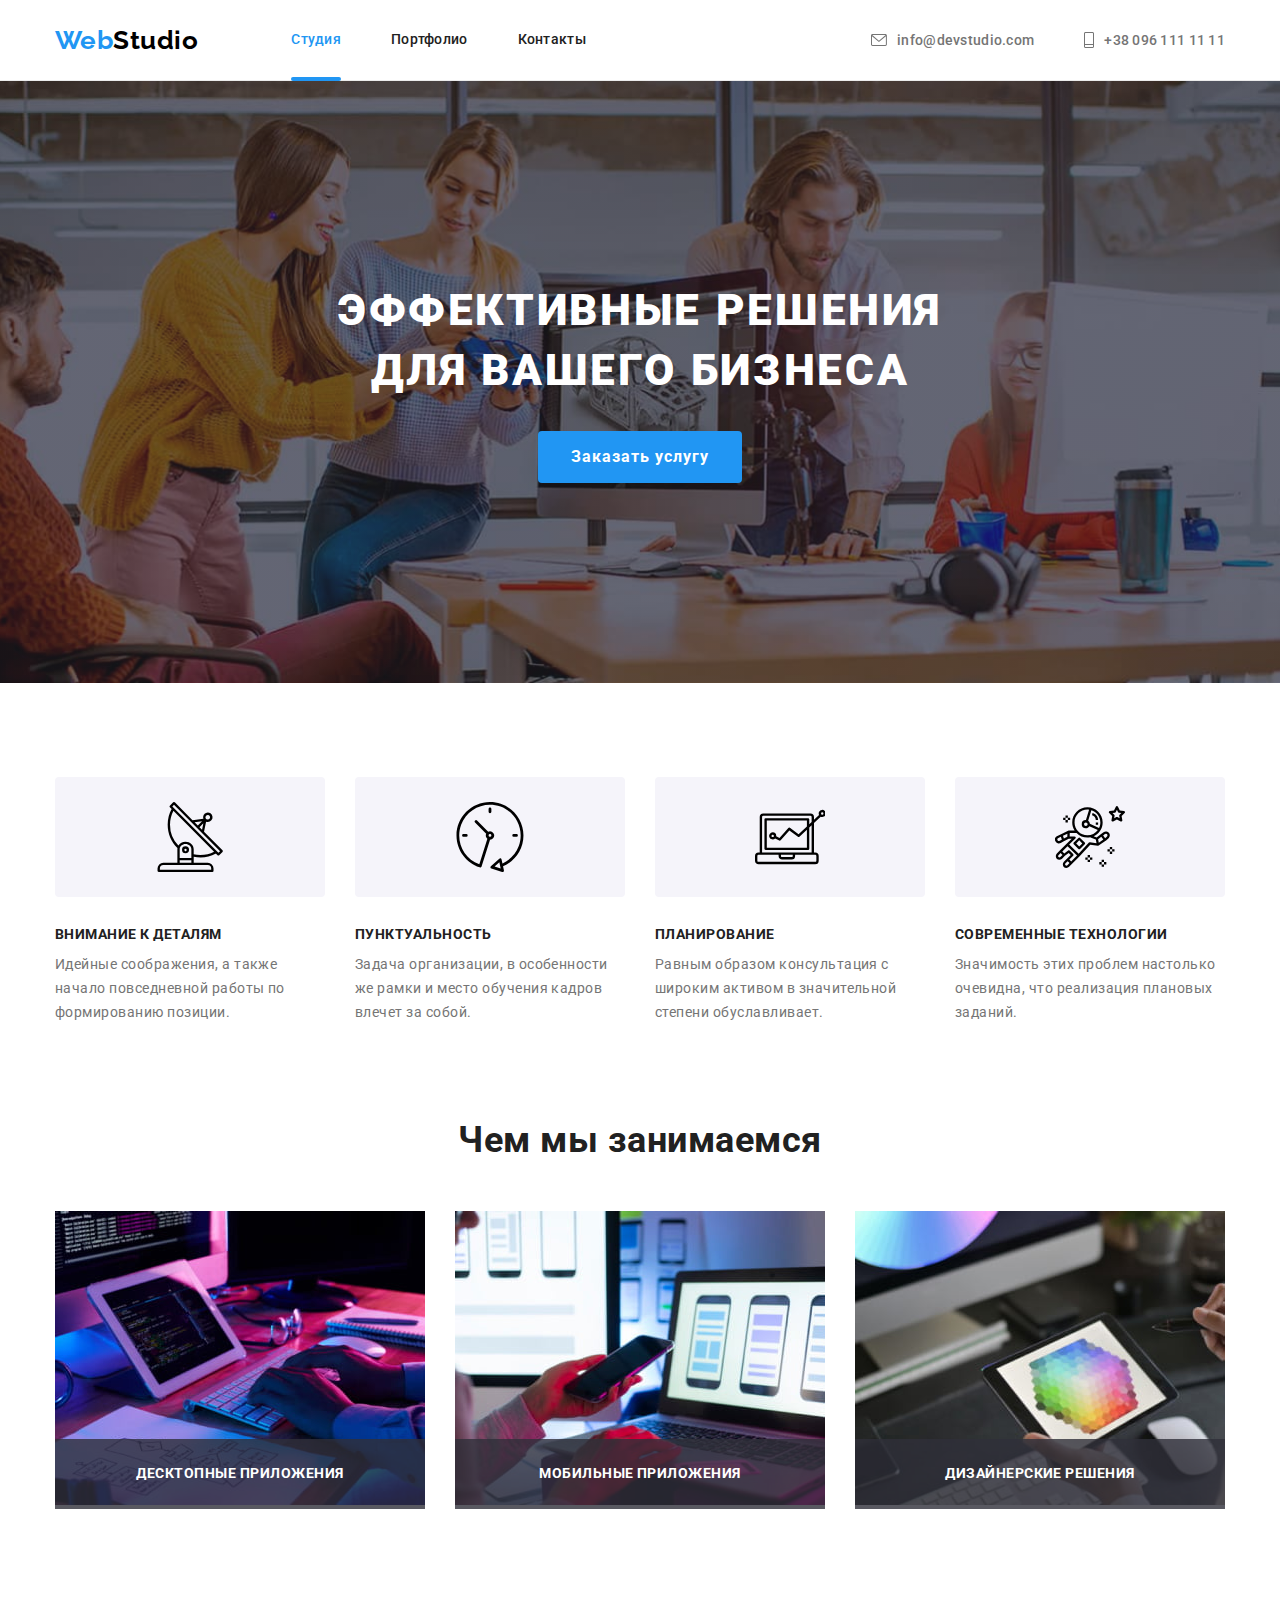
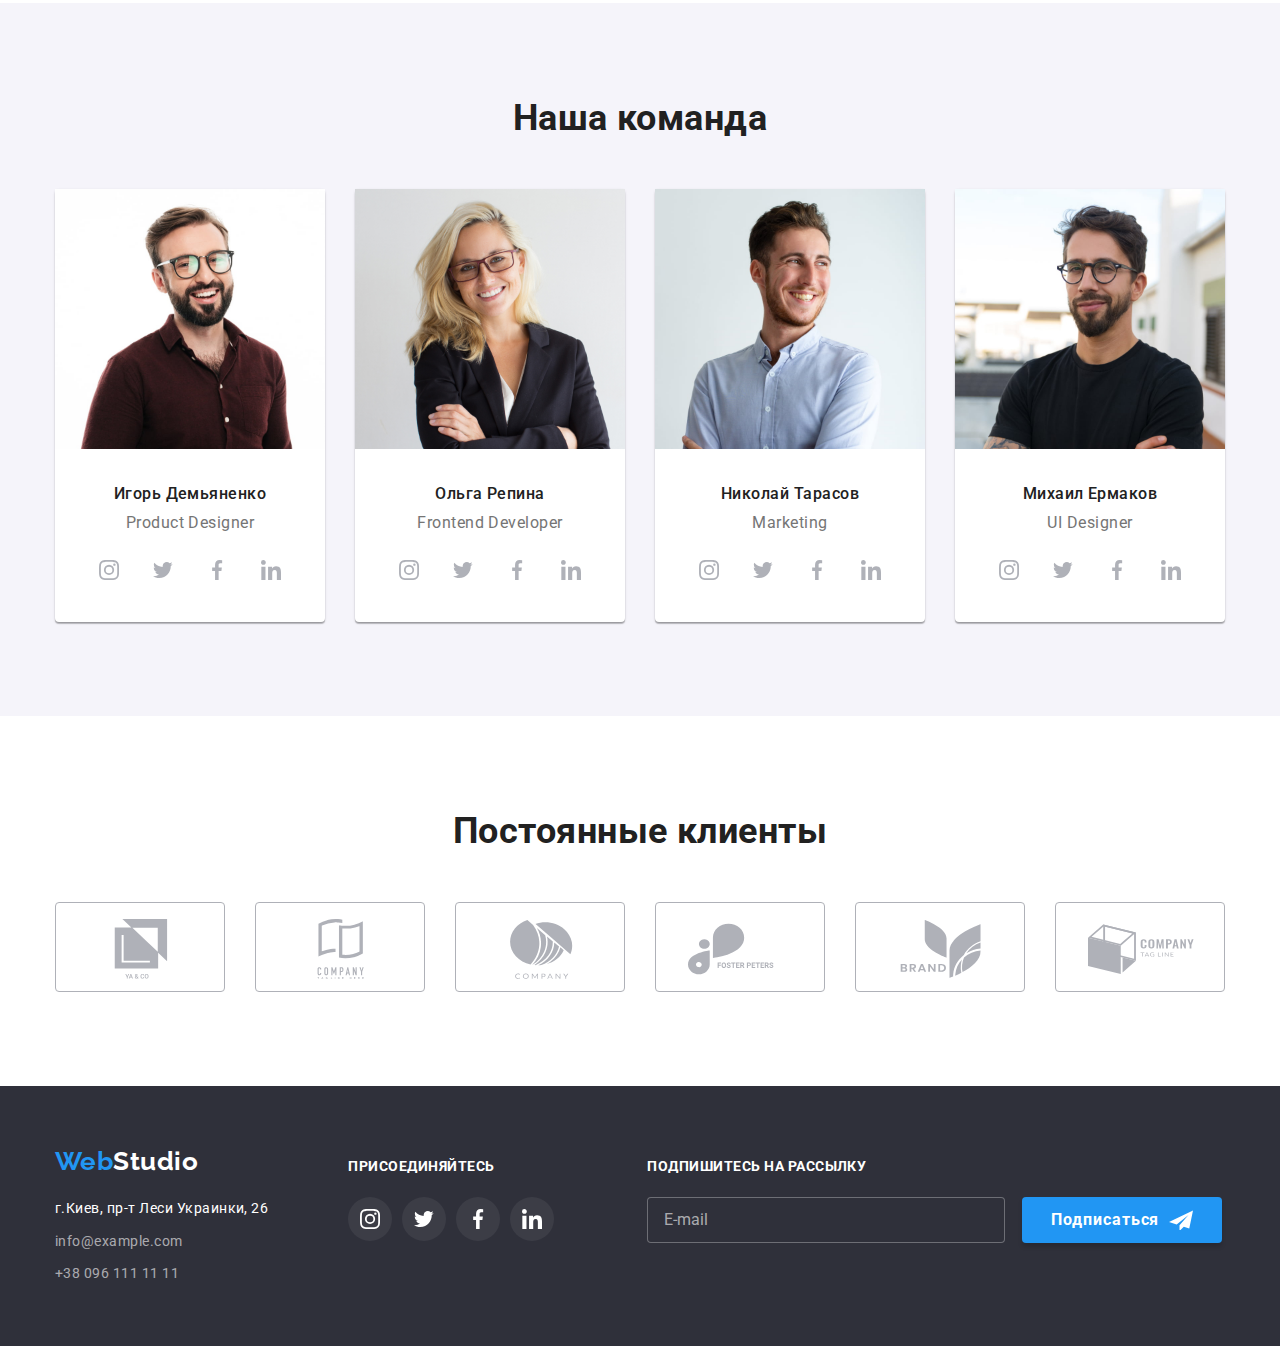
<file: index.html>
<!DOCTYPE html>
<html lang="ru">

<head>
    <meta charset="UTF-8" />
    <meta http-equiv="X-UA-Compatible" content="IE=edge">
    <meta name="viewport" content="width=device-width, initial-scale=1.0">
    <title>Студия</title>
    <link rel="preconnect" href="https://fonts.googleapis.com">
    <link rel="preconnect" href="https://fonts.gstatic.com" crossorigin>
    <link
        href="https://fonts.googleapis.com/css2?family=Raleway:wght@700&family=Roboto:wght@400;500;700;900&display=swap"
        rel="stylesheet">
    <link rel="stylesheet" href="https://cdnjs.cloudflare.com/ajax/libs/modern-normalize/1.1.0/modern-normalize.min.css" />
    <link rel="stylesheet" href="./css/styles.css" />
</head>

<body>
    <!-- Шапка -->
    <header class="header">
        <div class="container nav-flex">
            <nav class="header-nav">
                <a class="logo link" href="./index.html">Web<span class="logo-black">Studio</span></a>
                <ul class="header-nav-list list">
                    <li class="header-nav-item">
                        <a class="header-nav-link link current" href="./index.html">Студия</a>
                    </li>
                    <li class="header-nav-item">
                        <a class="header-nav-link link" href="./portfolio.html">Портфолио</a>
                    </li>
                    <li class="header-nav-item">
                        <a class="header-nav-link link" href="">Контакты</a>
                    </li>
                </ul>
            </nav>
            <ul class="header-contact-list list">
                <li class="header-contact-item">
                    <a class="header-contact-link link" href="mailto:info@devstudio.com"><svg class="contact-icon"
                            width="16" height="12">
                            <use href="./images/icons.svg#icon-envelope"></use>
                        </svg>
                        info@devstudio.com</a>
                </li>
                <li class="header-contact-item">
                    <a class="header-contact-link link" href="tel:+380961111111"><svg class="contact-icon" width="10"
                            height="16">
                            <use href="./images/icons.svg#icon-mobile"></use>
                        </svg>
                        +38 096 111 11 11</a>
                </li>
            </ul>
        </div>
    </header>
    <!-- Основной контент -->
    <main>
        <!-- Герой -->
        <section class="hero">
            <h1 class="hero-title">Эффективные решения для вашего бизнеса</h1>
            <button class="hero-btn" type="button" data-modal-open>Заказать услугу</button>
        </section>
        <!-- Список преимуществ -->
        <section class="features-section">
            <div class="container">
                <!-- h2 Преимущества спрятать в css правильно -->
                <h2 class="visually-hidden">Преимущества</h2>
                <ul class="features-list list">
                    <li class="features-item">
                        <div class="features-icon-fon">
                            <svg class="features-icon" width="70" height="70">
                                <use href="./images/icons.svg#icon-antenna"></use>
                            </svg>
                        </div>

                        <h3 class="features-title">Внимание к деталям</h3>
                        <p class="features-text">
                            Идейные соображения, а также начало повседневной работы по
                            формированию позиции.
                        </p>
                    </li>
                    <li class="features-item">
                        <div class="features-icon-fon">
                            <svg class="features-icon" width="70" height="70">
                                <use href="./images/icons.svg#icon-clock"></use>
                            </svg>
                        </div>

                        <h3 class="features-title">Пунктуальность</h3>
                        <p class="features-text">
                            Задача организации, в особенности же рамки и место обучения
                            кадров влечет за собой.
                        </p>
                    </li>
                    <li class="features-item">
                        <div class="features-icon-fon">
                            <svg class="features-icon" width="70" height="70">
                                <use href="./images/icons.svg#icon-diagram"></use>
                            </svg>
                        </div>

                        <h3 class="features-title">Планирование</h3>
                        <p class="features-text">
                            Равным образом консультация с широким активом в значительной
                            степени обуславливает.
                        </p>
                    </li>
                    <li class="features-item">
                        <div class="features-icon-fon">
                            <svg class="features-icon" width="70" height="70">
                                <use href="./images/icons.svg#icon-astronaut"></use>
                            </svg>
                        </div>

                        <h3 class="features-title">Современные технологии</h3>
                        <p class="features-text">
                            Значимость этих проблем настолько очевидна, что реализация
                            плановых заданий.
                        </p>
                    </li>
                </ul>
            </div>
        </section>
        <!-- Список занятий -->
        <section class="work-section">
            <div class="container">
                <h2 class="section-title">Чем мы занимаемся</h2>
                <ul class="work-list list">
                    <li class="work-item">
                        <img src="./images/code.jpg" alt="сотрудник создает программу" width="370" height="294" />
                        <p class="work-text">Десктопные приложения</p>
                    </li>
                    <li class="work-item">
                        <img src="./images/design.jpg" alt="сотрудник создает мобильное приложение" width="370"
                            height="294" />
                        <p class="work-text">Мобильные приложения</p>
                    </li>
                    <li class="work-item">
                        <img src="./images/color.jpg" alt="веб-дизайнер выбирает палитру" width="370" height="294" />
                        <p class="work-text">Дизайнерские решения</p>
                    </li>
                </ul>
            </div>
        </section>
        <!-- Команда -->
        <section class="team-section">
            <div class="container">
                <h2 class="section-title">Наша команда</h2>
                <ul class="team-list list">
                    <li class="team-item">
                        <img src="./images/manbrown.jpg" alt="фото Игоря Демьяненко" width="270" height="260" />
                        <div class="team-workers">
                            <h3 class="team-worker">Игорь Демьяненко</h3>
                            <p class="team-profession" lang="en">Product Designer</p>
                            <ul class="team-social-list list">
                                <li class="team-social-item">
                                    <a class="team-social-link link" href="">
                                        <svg class="team-social-icon" width="20" height="20">
                                            <use href="./images/icons.svg#icon-instagram"></use>
                                        </svg>
                                    </a>
                                </li>

                                <li class="team-social-item">
                                    <a class="team-social-link link" href="">
                                        <svg class="team-social-icon" width="20" height="20">
                                            <use href="./images/icons.svg#icon-twitter"></use>
                                        </svg>
                                    </a>
                                </li>

                                <li class="team-social-item">
                                    <a class="team-social-link link" href="">
                                        <svg class="team-social-icon" width="20" height="20">
                                            <use href="./images/icons.svg#icon-facebook"></use>
                                        </svg>
                                    </a>
                                </li>

                                <li class="team-social-item">
                                    <a class="team-social-link link" href="">
                                        <svg class="team-social-icon" width="20" height="20">
                                            <use href="./images/icons.svg#icon-linkedin"></use>
                                        </svg>
                                    </a>
                                </li>
                            </ul>
                        </div>
                    </li>

                    <li class="team-item">
                        <img src="./images/woman.jpg" alt="фото Ольги Репиной" width="270" height="260" />
                        <div class="team-workers">
                            <h3 class="team-worker">Ольга Репина</h3>
                            <p class="team-profession" lang="en">Frontend Developer</p>
                            <ul class="team-social-list list">
                                <li class="team-social-item">
                                    <a class="team-social-link link" href="">
                                        <svg class="team-social-icon" width="20" height="20">
                                            <use href="./images/icons.svg#icon-instagram"></use>
                                        </svg>
                                    </a>
                                </li>

                                <li class="team-social-item">
                                    <a class="team-social-link link" href="">
                                        <svg class="team-social-icon" width="20" height="20">
                                            <use href="./images/icons.svg#icon-twitter"></use>
                                        </svg>
                                    </a>
                                </li>

                                <li class="team-social-item">
                                    <a class="team-social-link link" href="">
                                        <svg class="team-social-icon" width="20" height="20">
                                            <use href="./images/icons.svg#icon-facebook"></use>
                                        </svg>
                                    </a>
                                </li>

                                <li class="team-social-item">
                                    <a class="team-social-link link" href="">
                                        <svg class="team-social-icon" width="20" height="20">
                                            <use href="./images/icons.svg#icon-linkedin"></use>
                                        </svg>
                                    </a>
                                </li>
                            </ul>
                        </div>
                    </li>
                    <li class="team-item">
                        <img src="./images/mansmile.jpg" alt="фото Николая Тарасова" width="270" height="260" />
                        <div class="team-workers">
                            <h3 class="team-worker">Николай Тарасов</h3>
                            <p class="team-profession" lang="en">Marketing</p>
                            <ul class="team-social-list list">
                                <li class="team-social-item">
                                    <a class="team-social-link link" href="">
                                        <svg class="team-social-icon" width="20" height="20">
                                            <use href="./images/icons.svg#icon-instagram"></use>
                                        </svg>
                                    </a>
                                </li>

                                <li class="team-social-item">
                                    <a class="team-social-link link" href="">
                                        <svg class="team-social-icon" width="20" height="20">
                                            <use href="./images/icons.svg#icon-twitter"></use>
                                        </svg>
                                    </a>
                                </li>

                                <li class="team-social-item">
                                    <a class="team-social-link link" href="">
                                        <svg class="team-social-icon" width="20" height="20">
                                            <use href="./images/icons.svg#icon-facebook"></use>
                                        </svg>
                                    </a>
                                </li>

                                <li class="team-social-item">
                                    <a class="team-social-link link" href="">
                                        <svg class="team-social-icon" width="20" height="20">
                                            <use href="./images/icons.svg#icon-linkedin"></use>
                                        </svg>
                                    </a>
                                </li>
                            </ul>
                        </div>
                    </li>
                    <li class="team-item">
                        <img src="./images/maninblack.jpg" alt="фото Михаила Ермакова" width="270" height="260" />
                        <div class="team-workers">
                            <h3 class="team-worker">Михаил Ермаков</h3>
                            <p class="team-profession" lang="en">UI Designer</p>
                            <ul class="team-social-list list">
                                <li class="team-social-item">
                                    <a class="team-social-link link" href="">
                                        <svg class="team-social-icon" width="20" height="20">
                                            <use href="./images/icons.svg#icon-instagram"></use>
                                        </svg>
                                    </a>
                                </li>

                                <li class="team-social-item">
                                    <a class="team-social-link link" href="">
                                        <svg class="team-social-icon" width="20" height="20">
                                            <use href="./images/icons.svg#icon-twitter"></use>
                                        </svg>
                                    </a>
                                </li>

                                <li class="team-social-item">
                                    <a class="team-social-link link" href="">
                                        <svg class="team-social-icon" width="20" height="20">
                                            <use href="./images/icons.svg#icon-facebook"></use>
                                        </svg>
                                    </a>
                                </li>

                                <li class="team-social-item">
                                    <a class="team-social-link link" href="">
                                        <svg class="team-social-icon" width="20" height="20">
                                            <use href="./images/icons.svg#icon-linkedin"></use>
                                        </svg>
                                    </a>
                                </li>
                            </ul>
                        </div>
                    </li>
                </ul>
            </div>
        </section>
        <!-- Клиенты -->
        <section class="client-section">
            <div class="container">
                <h2 class="client-title">Постоянные клиенты</h2>
                <ul class="client-list list">
                    <li class="client-item">
                        <a class="client-link link" href="">
                            <svg class="client-icon" width="106" height="60">
                                <use href="./images/icons.svg#icon-yaco"></use>
                            </svg>
                        </a>
                    </li>

                    <li class="client-item">
                        <a class="client-link link" href="">
                            <svg class="client-icon" width="106" height="60">
                                <use href="./images/icons.svg#icon-company"></use>
                            </svg>
                        </a>
                    </li>

                    <li class="client-item">
                        <a class="client-link link" href="">
                            <svg class="client-icon" width="106" height="60">
                                <use href="./images/icons.svg#icon-company2"></use>
                            </svg>
                        </a>
                    </li>

                    <li class="client-item">
                        <a class="client-link link" href="">
                            <svg class="client-icon" width="106" height="60">
                                <use href="./images/icons.svg#icon-foster"></use>
                            </svg>
                        </a>
                    </li>

                    <li class="client-item">
                        <a class="client-link link" href="">
                            <svg class="client-icon" width="106" height="60">
                                <use href="./images/icons.svg#icon-brand"></use>
                            </svg>
                        </a>
                    </li>

                    <li class="client-item">
                        <a class="client-link link" href="">
                            <svg class="client-icon" width="106" height="60">
                                <use href="./images/icons.svg#icon-tag"></use>
                            </svg>
                        </a>
                    </li>
                </ul>
            </div>
        </section>
    </main>
    <!-- Подвал -->
    <footer class="footer">
        <div class="container">
            <div class="footer-flex">
                <div class="footer-contacts-flex">
                    <a class="logo link" href="./index.html">Web<span class="logo-white">Studio</span>
                    </a>
                    <!-- Список контактов -->
                    <address class="footer-contact">
                        <ul class="footer-contact-list list">
                            <li class="footer-contact-item">
                                <a class="footer-contact-link address link" href="https://goo.gl/maps/CdvJLRiEL6Q8Smko8"
                                    target="_blank" rel="noreferrer noopener">г.Киев, пр-т Леси Украинки, 26</a>
                            </li>
                            <li class="footer-contact-item">
                                <a class="footer-contact-link link"
                                    href="mailto:info@devstudio.com">info@example.com</a>
                            </li>
                            <li class="footer-contact-item">
                                <a class="footer-contact-link link" href="tel:+380961111111">+38 096 111 11 11</a>
                            </li>
                        </ul>
                    </address>
                </div>
                <div class="footer-social-flex">
                    <p class="footer-social-text">Присоединяйтесь</p>
                    <ul class="footer-social-list list">
                        <li class="footer-social-item">
                            <a class="footer-social-link" href="">
                                <svg class="footer-social-icon" width="20" height="20">
                                    <use href="./images/icons.svg#icon-instagram"></use>
                                </svg>
                            </a>
                        </li>

                        <li class="footer-social-item">
                            <a class="footer-social-link" href="">
                                <svg class="footer-social-icon" width="20" height="20">
                                    <use href="./images/icons.svg#icon-twitter"></use>
                                </svg>
                            </a>
                        </li>

                        <li class="footer-social-item">
                            <a class="footer-social-link" href="">
                                <svg class="footer-social-icon" width="20" height="20">
                                    <use href="./images/icons.svg#icon-facebook"></use>
                                </svg>
                            </a>
                        </li>

                        <li class="footer-social-item">
                            <a class="footer-social-link" href="">
                                <svg class="footer-social-icon" width="20" height="20">
                                    <use href="./images/icons.svg#icon-linkedin"></use>
                                </svg>
                            </a>
                        </li>
                    </ul>
                </div>
                <div class="footer-submit">
                    <p class="footer-submit-text">Подпишитесь на рассылку</p>
                    <div class="footer-submit-form">
                        <label class="footer-submit-label" for="submit-mail"></label>
                        <input class="footer-submit-input" type="email" name="submit-mail" id="submit-mail"
                            placeholder="E-mail">
                        <button class="footer-submit-btn" type="submit">Подписаться</button>
                    </div>
                </div>
            </div>
        </div>
    </footer>
    <div class="backdrop is-hidden" data-modal>
        <div class="modal">
            <button type="button" class="close-btn" data-modal-close>
                <svg class="modal-icon" width="11" height="11">
                    <use href="./images/icons.svg#icon-vector"></use>
                </svg>
            </button>

            <form class="form">
                <span class="form-title">Оставьте свои данные, мы вам перезвоним</span>

                <div class="form-field top-title">
                    <label class="form-label" for="name">Имя</label>
                    <input class="form-input" type="text" name="name" id="name">
                    <svg class="input-icon" width="12" height="12">
                        <use href="./images/icons.svg#icon-name"></use>
                    </svg>
                </div>
                <div class="form-field">
                    <label class="form-label" for="tel">Телефон</label>
                    <input class="form-input" type="tel" name="tel" id="tel">
                    <svg class="input-icon" width="13" height="13">
                        <use href="./images/icons.svg#icon-tel"></use>
                    </svg>
                </div>
                <div class="form-field">
                    <label class="form-label" for="email">Почта</label>
                    <input class="form-input" type="email" name="email" id="email">
                    <svg class="input-icon" width="15" height="12">
                        <use href="./images/icons.svg#icon-mail"></use>
                    </svg>
                </div>
                <div class="form-field">
                    <label class="comment-label" for="comment">Комментарий</label>
                    <textarea class="comment" name="comment" id="comment" rows="9"
                        placeholder="Введите текст"></textarea>
                </div>
                <div class="form-field-chek">

                    <label class="policy-label" for="policy"></a>
                        <input class="form-checkbox" type="checkbox" name="policy" id="policy">
                        <span class="icon-chek"></span>
                        Соглашаюсь с рассылкой и принимаю <a class="policy-link" href="">Условия договора</a>
                    </label>

                </div>
                <button class="form-btn" type="submit">Отправить</button>
            </form>
        </div>
    </div>
    <script src="./js/modal.js"></script>
</body>

</html>
</file>
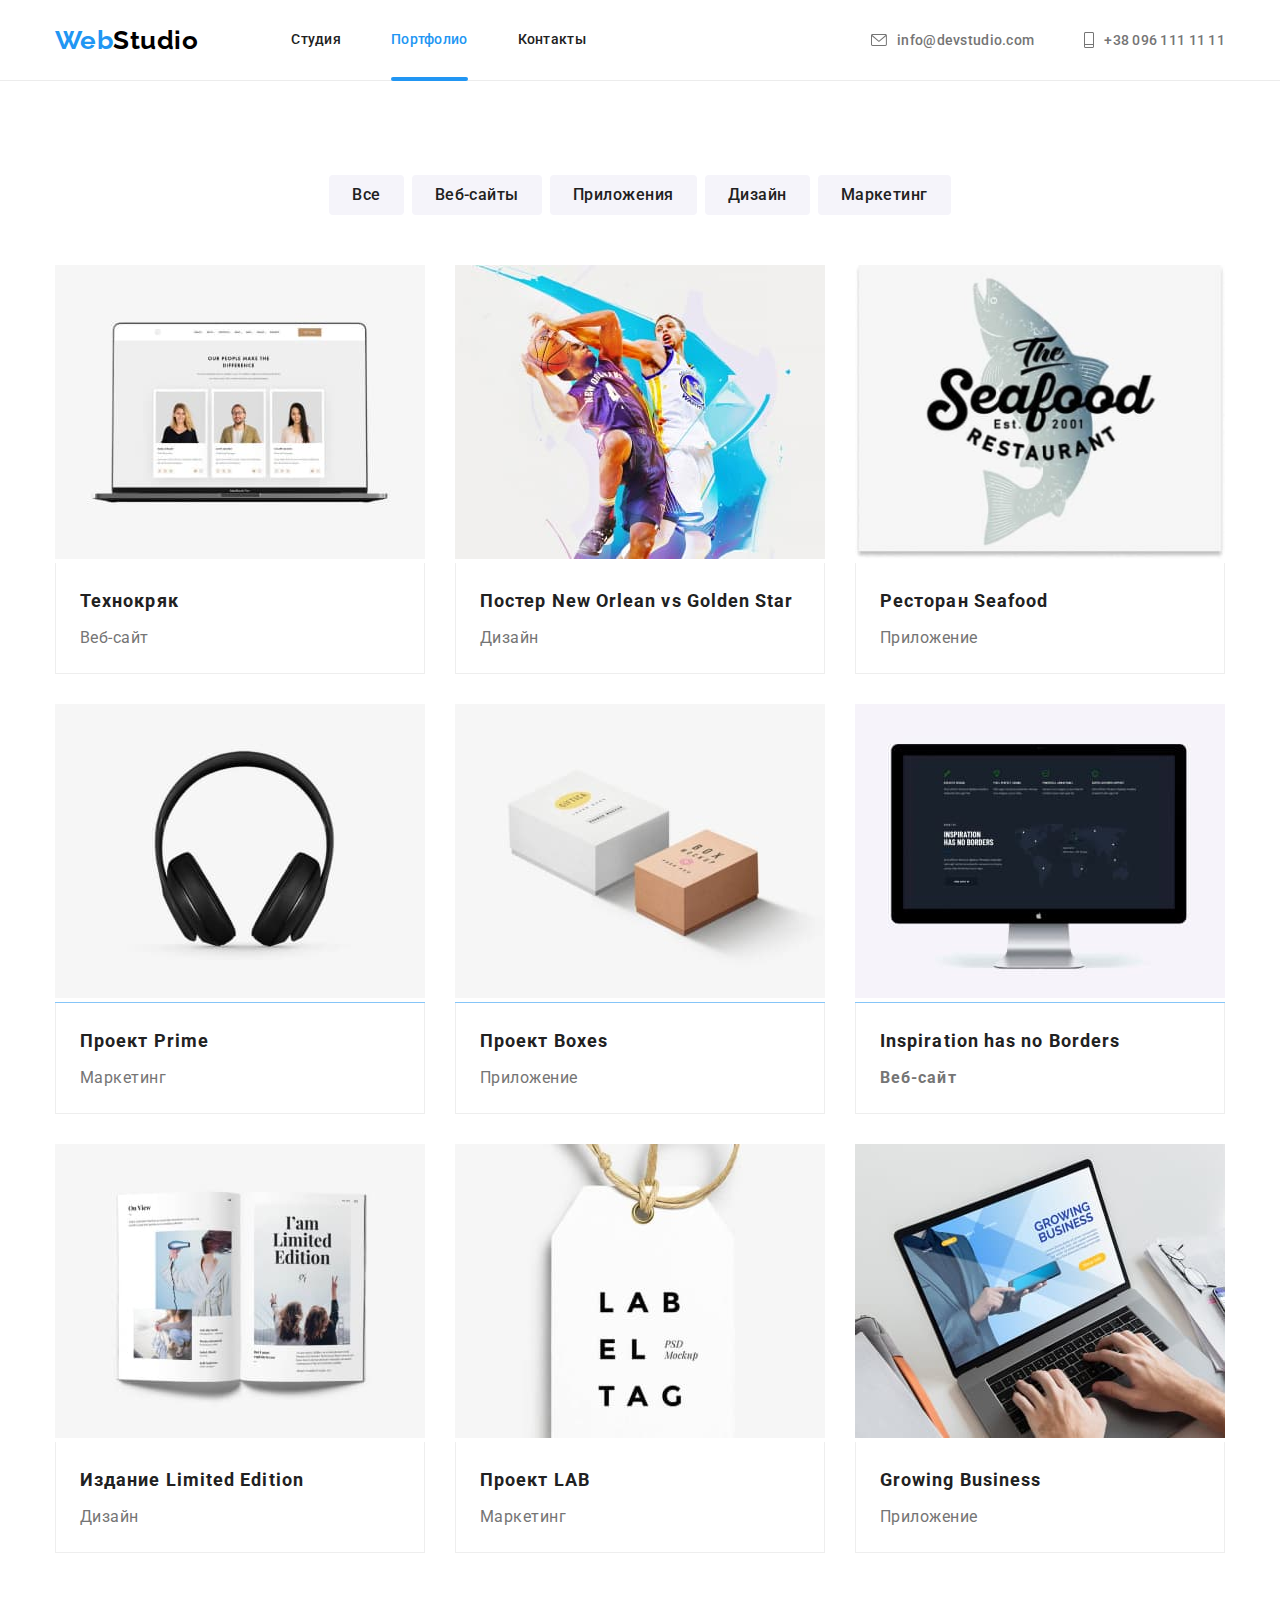
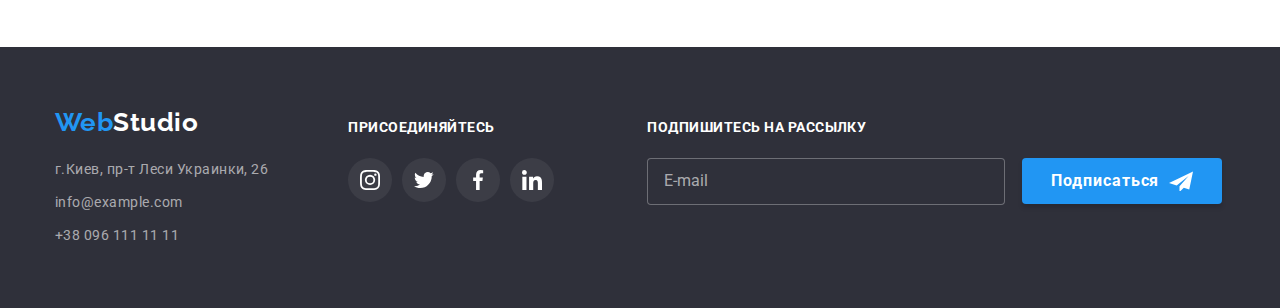
<file: portfolio.html>
<!DOCTYPE html>
            
            <html lang="ru">
            
            <head>
                <meta charset="UTF-8" />
                <meta http-equiv="X-UA-Compatible" content="IE=edge">
                <meta name="viewport" content="width=device-width, initial-scale=1.0">
                <title>Портфолио</title>
                <link rel="preconnect" href="https://fonts.googleapis.com">
                <link rel="preconnect" href="https://fonts.gstatic.com" crossorigin>
                <link
                    href="https://fonts.googleapis.com/css2?family=Raleway:wght@700&family=Roboto:wght@400;500;700;900&display=swap"
                    rel="stylesheet">
                <link rel="stylesheet" href="https://cdnjs.cloudflare.com/ajax/libs/modern-normalize/1.1.0/modern-normalize.min.css" />
                <link rel="stylesheet" href="./css/styles.css" />
            </head>
            
            <body>
                <!-- Шапка -->
                <header class="header">
                    <div class="container nav-flex">
                        <nav class="header-nav">
                            <a class="logo link" href="./index.html">Web<span class="logo-black">Studio</span></a>
                            <ul class="header-nav-list list">
                                <li class="header-nav-item">
                                    <a class="header-nav-link link " href="./index.html">Студия</a>
                                </li>
                                <li class="header-nav-item">
                                    <a class="header-nav-link link current" href="./portfolio.html">Портфолио</a>
                                </li>
                                <li class="header-nav-item">
                                    <a class="header-nav-link link" href="">Контакты</a>
                                </li>
                            </ul>
                        </nav>
                        <ul class="header-contact-list list">
                            <li class="header-contact-item">
                                <a class="header-contact-link link" href="mailto:info@devstudio.com"><svg class="contact-icon"
                                        width="16" height="12">
                                        <use href="./images/icons.svg#icon-envelope"></use>
                                    </svg>
                                    info@devstudio.com</a>
                            </li>
                            <li class="header-contact-item">
                                <a class="header-contact-link link" href="tel:+380961111111"><svg class="contact-icon" width="10"
                                        height="16">
                                        <use href="./images/icons.svg#icon-mobile"></use>
                                    </svg>
                                    +38 096 111 11 11</a>
                            </li>
                        </ul>
                    </div>
                </header>
                <!-- Основной контент -->
                <main>
            
                    <section class="portfolio-section">
                        <div class="container">
                            <h1 hidden>Примеры работ</h1>
                            <ul class="portfolio-btn-list list">
                                <li class="portfolio-btn-item">
                                    <button class="portfolio-btn" type="button">Все</button>
                                </li>
                                <li class="portfolio-btn-item">
                                    <button class="portfolio-btn" type="button">Веб-сайты</button>
                                </li>
                                <li class="portfolio-btn-item">
                                    <button class="portfolio-btn" type="button">Приложения</button>
                                </li>
                                <li class="portfolio-btn-item">
                                    <button class="portfolio-btn" type="button">Дизайн</button>
                                </li>
                                <li class="portfolio-btn-item">
                                    <button class="portfolio-btn" type="button">Маркетинг</button>
                                </li>
                            </ul>
                        </div>
                        <div class="container">
                            <ul class="portfolio-list list">
                                <li class="portfolio-item">
                                    <div class="portfolio-description">
                                        <img src="./images/portfolio/laptop.jpg" alt="открытый ноутбук с сайтом Технокряк" width="370"
                                            height="294" />
                                        <div class="portfolio-overlay">
                                            <p class="portfolio-description-text">Технокряк это современная площадка распространения
                                                коронавируса. Компании используют эту платформу для цифрового шпионажа и атак на
                                                защищённые сервера конкурентов.</p>
                                        </div>
                                    </div>
                                    <div class="portfolio-border">
                                        <h2 class="portfolio-list-title">Технокряк</h2>
                                        <p class="portfolio-list-text">Веб-сайт</p>
                                    </div>
                                </li>
                                <li class="portfolio-item">
                                    <div class="portfolio-description">
                                        <img src="./images/portfolio/colors.jpg" alt="парни играют в баскетбол" width="370" height="294" />
                                        <div class="portfolio-overlay">
                                            <p class="portfolio-description-text">Технокряк это современная площадка распространения
                                                коронавируса. Компании используют эту платформу для цифрового шпионажа и атак на
                                                защищённые сервера конкурентов.</p>
                                        </div>
                                    </div>
                                    <div class="portfolio-border">
                                        <h2 class="portfolio-list-title">
                                            Постер <span lang="en">New Orlean vs Golden Star</span>
                                        </h2>
                                        <p class="portfolio-list-text">Дизайн</p>
                                    </div>
                                </li>
            
                                <li class="portfolio-item">
                                    <div class="portfolio-description">
                                        <img src="./images/portfolio/seafood.jpg" alt="логотип ресторана Seafood" width="370" height="294" />
                                        <div class="portfolio-overlay">
            
                                            <p class="portfolio-description-text">Технокряк это современная площадка распространения
                                                коронавируса. Компании используют эту платформу для цифрового шпионажа и атак на
                                                защищённые сервера конкурентов.</p>
                                        </div>
                                    </div>
                                    <div class="portfolio-border">
                                        <h2 class="portfolio-list-title">Ресторан <span lang="en">Seafood</span></h2>
                                        <p class="portfolio-list-text">Приложение</p>
                                    </div>
                                </li>
            
                                <li class="portfolio-item">
                                    <div class="portfolio-description">
                                        <img src="./images/portfolio/headphones.jpg" alt="наушники" width="370" height="294" />
                                        <div class="portfolio-overlay">
                                            <p class="portfolio-description-text">Технокряк это современная площадка распространения
                                                коронавируса. Компании используют эту платформу для цифрового шпионажа и атак на
                                                защищённые сервера конкурентов.</p>
                                        </div>
                                    </div>
                                    <div class="portfolio-border">
                                        <h2 class="portfolio-list-title">Проект <span lang="en">Prime</span></h2>
                                        <p class="portfolio-list-text">Маркетинг</p>
                                    </div>
                                </li>
            
                                <li class="portfolio-item">
                                    <div class="portfolio-description">
                                        <img src="./images/portfolio/boxes.jpg" alt="две коробки" width="370" height="294" />
                                        <div class="portfolio-overlay">
                                            <p class="portfolio-description-text">Технокряк это современная площадка распространения
                                                коронавируса. Компании используют эту платформу для цифрового шпионажа и атак на
                                                защищённые сервера конкурентов.</p>
                                        </div>
                                    </div>
                                    <div class="portfolio-border">
                                        <h2 class="portfolio-list-title">Проект <span lang="en">Boxes</span></h2>
                                        <p class="portfolio-list-text">Приложение</p>
                                    </div>
                                </li>
            
                                <li class="portfolio-item">
                                    <div class="portfolio-description">
                                        <img src="./images/portfolio/computer.jpg" alt="компьютерный монитор" width="370" height="294" />
                                        <div class="portfolio-overlay">
                                            <p class="portfolio-description-text">Технокряк это современная площадка распространения
                                                коронавируса. Компании используют эту платформу для цифрового шпионажа и атак на
                                                защищённые сервера конкурентов.</p>
                                        </div>
                                    </div>
                                    <div class="portfolio-border">
                                        <h2 class="portfolio-list-title"><span lang="en">Inspiration has no Borders</span< /h2>
                                                <p class="portfolio-list-text">Веб-сайт</p>
                                    </div>
                                </li>
            
                                <li class="portfolio-item">
                                    <div class="portfolio-description">
                                        <img src="./images/portfolio/magazine.jpg" alt="открытый журнал" width="370" height="294" />
                                        <div class="portfolio-overlay">
                                            <p class="portfolio-description-text">Технокряк это современная площадка распространения
                                                коронавируса. Компании используют эту платформу для цифрового шпионажа и атак на
                                                защищённые сервера конкурентов.</p>
                                        </div>
                                    </div>
                                    <div class="portfolio-border">
                                        <h2 class="portfolio-list-title">Издание <span lang="en">Limited Edition</span></h2>
                                        <p class="portfolio-list-text">Дизайн</p>
                                    </div>
                                </li>
            
                                <li class="portfolio-item">
                                    <div class="portfolio-description">
                                        <img src="./images/portfolio/label.jpg" alt="этикетка LAB" width="370" height="294" />
                                        <div class="portfolio-overlay">
                                            <p class="portfolio-description-text">Технокряк это современная площадка распространения
                                                коронавируса. Компании используют эту платформу для цифрового шпионажа и атак на
                                                защищённые сервера конкурентов.</p>
                                        </div>
                                    </div>
                                    <div class="portfolio-border">
                                        <h2 class="portfolio-list-title">Проект <span lang="en">LAB</span></h2>
                                        <p class="portfolio-list-text">Маркетинг</p>
                                    </div>
                                </li>
            
                                <li class="portfolio-item border">
                                    <div class="portfolio-description">
                                        <img src="./images/portfolio/typing.jpg" alt="человек работает на макбуке" width="370"
                                            height="294" />
                                        <div class="portfolio-overlay">
                                            <p class="portfolio-description-text">Технокряк это современная площадка распространения
                                                коронавируса. Компании используют эту платформу для цифрового шпионажа и атак на
                                                защищённые сервера конкурентов.</p>
                                        </div>
                                    </div>
                                    <div class="portfolio-border">
                                        <h2 class="portfolio-list-title"><span lang="en">Growing Business</span></h2>
                                        <p class="portfolio-list-text">Приложение</p>
                                    </div>
                                </li>
                            </ul>
                        </div>
                    </section>
                </main>
                <!-- Подвал -->
                <footer class="footer">
                    <div class="container">
                        <div class="footer-flex">
                            <div class="footer-contacts-flex">
                                <a class="logo link" href="./index.html">Web<span class="logo-white">Studio</span>
                                </a>
                                <!-- Список контактов -->
                                <address class="footer-contact">
                                    <ul class="footer-contact__list list">
                                        <li class="footer-contact__item">
                                            <a class="footer-contact__link footer-contact__address link" href="https://goo.gl/maps/CdvJLRiEL6Q8Smko8"
                                                target="_blank" rel="noreferrer noopener">г.Киев, пр-т Леси Украинки, 26</a>
                                        </li>
                                        <li class="footer-contact__item">
                                            <a class="footer-contact__link link" href="mailto:info@devstudio.com">info@example.com</a>
                                        </li>
                                        <li class="footer-contact__item">
                                            <a class="footer-contact__link link" href="tel:+380961111111">+38 096 111 11 11</a>
                                        </li>
                                    </ul>
                                </address>
                                </div>
                                <div class="social-section">
                                    <p class="social-section__text">Присоединяйтесь</p>
                                    <ul class="footer-list list">
                                        <li class="footer-list__item">
                                            <a class="footer-list__link" href="">
                                                <svg class="footer-list__icon" width="20" height="20">
                                                    <use href="./images/icons.svg#icon-instagram"></use>
                                                </svg>
                                            </a>
                                        </li>
                                
                                        <li class="footer-list__item">
                                            <a class="footer-list__link" href="">
                                                <svg class="footer-list__icon" width="20" height="20">
                                                    <use href="./images/icons.svg#icon-twitter"></use>
                                                </svg>
                                            </a>
                                        </li>
                                
                                        <li class="footer-list__item">
                                            <a class="footer-list__link" href="">
                                                <svg class="footer-list__icon" width="20" height="20">
                                                    <use href="./images/icons.svg#icon-facebook"></use>
                                                </svg>
                                            </a>
                                        </li>
                                
                                        <li class="footer-list__item">
                                            <a class="footer-list__link" href="">
                                                <svg class="footer-list__icon" width="20" height="20">
                                                    <use href="./images/icons.svg#icon-linkedin"></use>
                                                </svg>
                                            </a>
                                        </li>
                                    </ul>
                                </div>
                                <div class="footer-submit">
                                    <p class="footer-submit__text">Подпишитесь на рассылку</p>
                                    <div class="footer-submit__form">
                                        <label class="footer-submit__label" for="submit-mail"></label>
                                        <input class="footer-submit__input" type="email" name="submit-mail" id="submit-mail" placeholder="E-mail">
                                        <button class="footer-submit__btn" type="submit">Подписаться</button>
                                    </div>
                            </div>
                        </div>
                    </div>
                </footer>
            </body>
            </html>
</file>
<file: css/styles.css>
:root {
    --primary-text-color: #212121;
    --secondary-text-color: #757575;
    --white-text-color: #ffffff;
    --accent-color: #2196f3;
    --black-logo-color: #000000;
    --footer-text-color: rgba(255, 255, 255, 0.6);
    --white-background-color: #ffffff;
    --hero-background-color: #2f303a;
    --team-background-color: #f5f4fa;
}

body {
    font-family: "Roboto", sans-serif;
    letter-spacing: 0.03em;
    background-color: var(--white-background-color);
    color: var(--primary-text-color);
}

/* убираем точки списков */
.list {
    list-style: none;
}

/* убираем подчеркивание ссылок */
.link {
    text-decoration: none;
}

/* глобальный сброс margin, padding */
h1,
h2,
h3,
h4,
h5,
h6,
p,
ul {
    margin: 0;
    padding: 0;
}

.container {
    width: 1200px;
    margin-left: auto;
    margin-right: auto;
    padding-left: 15px;
    padding-right: 15px;
}

.logo {
    font-family: "Raleway", sans-serif;
    font-weight: 700;
    font-size: 26px;
    line-height: 1.19;
    align-items: center;
    text-align: center;

    color: var(--accent-color);
}

.section-title {
    font-weight: 700;
    font-size: 36px;
    line-height: 1.17;
    text-align: center;

    color: var(--primary-text-color);
}

.features-icon-fon {
    display: flex;
    width: 270px;
    height: 120px;
    align-items: center;
    justify-content: center;
    flex-direction: column;
    margin-bottom: 30px;
    border-radius: 4px;
    background-color: var(--team-background-color);
}

.footer-contact-link {
    font-style: normal;
    font-size: 14px;
    line-height: 1.71;

    color: var(--footer-text-color);

    transition: color 250ms cubic-bezier(0.4, 0, 0.2, 1);
}

/* ------------ШАПКА-------------- */

.header {
    border-bottom: 1px solid #ececec;
}

.nav-flex {
    display: flex;
    align-items: center;
}

.header-nav {
    display: flex;
    align-items: center;
}

.logo-black {
    color: var(--black-logo-color);
}

.header-nav-list {
    display: flex;
    margin-left: 93px;
}

.header-nav-item:not(:last-child) {
    margin-right: 50px;
}

.header-nav-link {
    display: block;
    padding-top: 32px;
    padding-bottom: 32px;

    font-weight: 500;
    font-size: 14px;
    line-height: 1.14;
    letter-spacing: 0.02em;
    color: var(--primary-text-color);

    position: relative;

    transition: color 250ms cubic-bezier(0.4, 0, 0.2, 1);
}

.header-contact-list {
    display: flex;
    margin-left: auto;
}

.header-contact-item+.header-contact-item {
    margin-left: 50px;
}

.header-contact-link {
    display: inline-flex;
    padding: 32px 0px 32px;
    /* color: var(--secondary-text-color); */
    align-items: center;

    font-weight: 500;
    font-size: 14px;
    line-height: 16px;
    letter-spacing: 0.02em;
    color: var(--secondary-text-color);

    transition: color 250ms cubic-bezier(0.4, 0, 0.2, 1);
}

.contact-icon {
    margin-right: 10px;
    fill: currentColor;
}

.header-nav-link:hover,
.header-nav-link:focus,
.header-contact-link:hover,
.header-contact-link:focus {
    color: var(--accent-color);
}

.header-nav-link.current {
    color: var(--accent-color);
}

.header-nav-link.current::after {
    position: absolute;

    display: block;
    content: '';
    width: 100%;
    height: 4px;
    border-radius: 2px;
    bottom: -1px;

    background-color: var(--accent-color);
}

/* ------------ГЕРОЙ-------------- */

.hero {
    padding-top: 200px;
    padding-bottom: 200px;

    max-width: 1600px;
    min-height: 600px;
    margin-left: auto;
    margin-right: auto;

    background-image: linear-gradient(to right,
            rgba(47, 48, 58, 0.4),
            rgba(47, 48, 58, 0.4)),
        url(../images/iconmain.jpg);
    background-color: var(--hero-background-color);
    background-repeat: no-repeat;
    background-position: center;
    background-size: cover;

    text-align: center;
}

.hero-title {
    margin-bottom: 30px;
    margin-left: auto;
    margin-right: auto;
    max-width: 696px;

    font-weight: 900;
    font-size: 44px;
    line-height: 1.36;
    letter-spacing: 0.06em;
    text-transform: uppercase;
    color: var(--white-text-color);
}

.hero-btn {
    display: inline-block;
    min-width: 200px;
    border-radius: 4px;
    border: 1px solid transparent;
    padding: 10px 32px;

    background-color: var(--accent-color);
    color: var(--white-text-color);

    font-family: "Roboto", sans-serif;
    font-weight: 700;
    font-size: 16px;
    line-height: 1.88;
    align-items: center;
    text-align: center;
    letter-spacing: 0.06em;
    cursor: pointer;

    transition: background-color 250ms cubic-bezier(0.4, 0, 0.2, 1),
        color 250ms cubic-bezier(0.4, 0, 0.2, 1);
}

.hero-btn:hover,
.hero-btn:focus {
    background-color: var(--white-text-color);
    color: var(--accent-color);
}

/* ------------ПРЕИМУЩЕСТВА-------------- */

.features-section {
    padding-top: 94px;
    padding-bottom: 94px;
}

.visually-hidden {
    position: absolute;

    width: 1px;
    height: 1px;
    margin: -1px;
    padding: 0;

    overflow: hidden;
    border: 0;
    clip: rect(0 0 0 0);
}

.features-list {
    display: flex;
}

.features-item:not(:last-child) {
    margin-right: 30px;
    max-width: 270px;
}

.features-icon {
    align-items: center;
}

.features-title {
    margin-bottom: 10px;

    font-weight: 700;
    font-size: 14px;
    line-height: 1.14;
    text-transform: uppercase;
}

.features-text {
    font-size: 14px;
    line-height: 1.71;

    color: var(--secondary-text-color);
}

/* ------------СПИСОК ЗАНЯТИЙ-------------- */
.work-section {
    padding-bottom: 94px;
}

.section-title {
    margin-bottom: 50px;
}

.work-list {
    display: flex;

}

.work-item {
    position: relative;

}

.work-item:not(:last-child) {
    margin-right: 30px;
}

.work-text {
    width: 100%;
    position: absolute;
    bottom: 0;
    left: 0;


    padding: 27px 0px;

    font-weight: bold;
    font-size: 14px;
    line-height: 1.14;
    text-align: center;
    text-transform: uppercase;

    color: var(--white-text-color);
    background-color: rgba(47, 48, 58, 0.8);
    ;
}

/* ----------------КОМАНДА----------------- */

.team-section {
    padding-top: 94px;
    padding-bottom: 94px;

    background-color: var(--team-background-color);
}

.team-list {
    display: flex;
}

.team-item {
    box-shadow: 0px 1px 3px rgba(0, 0, 0, 0.12), 0px 1px 1px rgba(0, 0, 0, 0.14),
        0px 2px 1px rgba(0, 0, 0, 0.2);
    border-radius: 4px;
    background-color: var(--white-background-color);
}

.team-item:not(:last-child) {
    margin-right: 30px;
}

.team-workers {
    padding: 30px 0px;
}

.team-worker {
    font-weight: 500;
    font-size: 16px;
    line-height: 1.19;
    text-align: center;
}

.team-profession {
    margin-top: 10px;

    font-size: 16px;
    line-height: 1.19;
    text-align: center;
    color: var(--secondary-text-color);
}

.team-social-list {
    display: flex;
    justify-content: space-between;
    align-items: center;

    padding: 0px 32px;
    margin-top: 16px;
    list-style: none;

}

.team-social-item {
    width: 44px;
    height: 44px;
}

.team-social-link {
    display: block;

    width: 44px;
    height: 44px;
    border-radius: 50%;

    color: #afb1b8;
    background-color: #ffffff;

    transition: background-color 250ms cubic-bezier(0.4, 0, 0.2, 1),
        color 250ms cubic-bezier(0.4, 0, 0.2, 1);
}

.team-social-link:hover,
.team-social-link:focus {
    color: #ffffff;
    background-color: var(--accent-color);
}

.team-social-icon {
    margin: 12px 0px 0px 12px;
    fill: currentColor;
}

/* ---------------КЛИЕНТЫ---------------- */
.client-section {
    padding-top: 94px;
    padding-bottom: 94px;
}

.client-title {
    margin-bottom: 50px;

    font-weight: 700;
    font-size: 36px;
    line-height: 1.17;
    text-align: center;
}

.client-list {
    display: flex;

    padding: 0;
    margin: 0;
    list-style: none;
    justify-content: space-between;
    align-items: center;
}

.client-item {
    width: 170px;
    height: 90px;
    transition: border-color 250ms cubic-bezier(0.4, 0, 0.2, 1),
        color 250ms cubic-bezier(0.4, 0, 0.2, 1);
}

.client-item:not(:last-child) {
    margin-right: 30px;
}

.client-link {
    display: block;
    border-radius: 4px;
    width: 170px;
    height: 90px;

    border: 1px solid #afb1b8;
    color: #afb1b8;
    background-color: #fff;
    padding: 16px 32px;

    transition: border-color 250ms cubic-bezier(0.4, 0, 0.2, 1),
        color 250ms cubic-bezier(0.4, 0, 0.2, 1);
}

.client-link:hover,
.client-link:focus {
    color: var(--accent-color);
    border-color: var(--accent-color);
}

.client-icon {
    fill: currentColor;
}

.client-item:hover,
.client-item:focus {
    color: var(--accent-color);
    border-color: var(--accent-color);
}

/* ----------------ПОДВАЛ----------------- */

.footer {
    padding-top: 60px;
    padding-bottom: 60px;

    background-color: var(--hero-background-color);
}

.footer-flex {
    display: flex;

    margin: 0;
    padding: 0;
    list-style: none;
}

.footer-social-text {
    padding: 20px 0px 10px 0px;
    margin-bottom: 20px;
    font-weight: 700;
    font-size: 14px;
    line-height: 1.14px;
    text-transform: uppercase;

    color: var(--white-text-color);
}

.footer-social-flex {
    margin-left: 80px;
    width: 206px;
}

.footer-social-list {
    display: flex;
    justify-content: space-between;
    align-items: center;

    padding: 0;
    margin-top: 0;
    list-style: none;
}

.footer-social-item {
    width: 44px;
    height: 44px;
}

.footer-social-link {
    display: block;

    width: 44px;
    height: 44px;
    border-radius: 50%;

    color: #ffffff;
    background-color: #ffffff10;

    transition: background-color 250ms cubic-bezier(0.4, 0, 0.2, 1),
        color 250ms cubic-bezier(0.4, 0, 0.2, 1);
}

.footer-social-link:hover,
.footer-social-link:focus {
    color: #ffffff;
    background-color: var(--accent-color);
}

.footer-social-icon {
    margin: 12px 0px 0px 12px;
    fill: currentColor;
}

.logo-white {
    color: var(--white-text-color);
}

.footer-contact {
  margin-top: 20px;
}
.footer-contact-link.address {
    color: var(--white-text-color);
}

.footer-contact-item {
    margin-top: 9px;
}

.footer-contact-link:hover,
.footer-contact-link:focus {
    color: var(--accent-color);
}
.footer-submit {
    /* width: 570px; */
    margin-left: 93px;
}

.footer-submit-text {
    padding: 20px 0px 10px 0px;
    margin-bottom: 20px;
    font-weight: 700;
    font-size: 14px;
    line-height: 1.14px;
    text-transform: uppercase;

    color: var(--white-text-color);
}

.footer-submit-input {
    width: 358px;
    margin: 0;
    padding: 13px 16px;
    border-radius: 4px;

    border: 1px solid rgba(255, 255, 255, 0.3);
    background-color: var(--hero-background-color);
    color: var(--white-text-color);
}

.footer-submit-input::placeholder {
    font-size: 16px;
    line-height: 1.25;

    color: rgba(255, 255, 255, 0.6);
}

.footer-submit-btn {
    display: inline-flex;
    align-items: center;
    justify-content: center;

    border: none;
    margin: 0;
    padding: 8px 29px;
    border-radius: 4px;

    background-color: var(--accent-color);
    box-shadow: 0px 4px 4px rgba(0, 0, 0, 0.15);
    color: var(--white-text-color);

    font-family: 'Roboto';
    font-style: normal;
    font-weight: 700;
    font-size: 16px;
    line-height: 1.87;
    letter-spacing: 0.06em;

    cursor: pointer;
    min-height: 43px;
    margin-left: 12px;
}

.footer-submit-btn::after {
    content: '';
    display: inline-block;
    width: 24px;
    height: 20px;
    margin-left: 10px;
    background-image: url(../images/send.svg);
}
.footer-contact__address {
  color: var(--white-text-color);
}

.footer-contact__item {
  margin-top: 9px;
}

.footer-contact__link {
  font-style: normal;
  font-size: 14px;
  line-height: 1.71;
  color: var(--footer-text-color);
  transition: color 250ms cubic-bezier(0.4, 0, 0.2, 1);
}

.footer-contact__link:hover, .footer-contact__link:focus {
  color: var(--accent-color);
}

.social-section {
  margin-left: 80px;
  width: 206px;
}

.social-section__text {
  padding: 20px 0px 10px 0px;
  margin-bottom: 20px;
  font-weight: 700;
  font-size: 14px;
  line-height: 1.14px;
  text-transform: uppercase;
  color: var(--white-text-color);
}

.footer-list {
  display: flex;
  justify-content: space-between;
  align-items: center;
  padding: 0;
  margin-top: 0;
  list-style: none;
}

.footer-list__item {
  width: 44px;
  height: 44px;
}

.footer-list__link {
  display: block;
  width: 44px;
  height: 44px;
  border-radius: 50%;
  color: #ffffff;
  background-color: #ffffff10;
  transition: background-color 250ms cubic-bezier(0.4, 0, 0.2, 1), color 250ms cubic-bezier(0.4, 0, 0.2, 1);
}

.footer-list__link:hover, .footer-list__link:focus {
  color: #ffffff;
  background-color: var(--accent-color);
}

.footer-list__icon {
  margin: 12px 0px 0px 12px;
  fill: currentColor;
}

.footer-submit {
  margin-left: 93px;
}

.footer-submit__text {
  padding: 20px 0px 10px 0px;
  margin-bottom: 20px;
  font-weight: 700;
  font-size: 14px;
  line-height: 1.14px;
  text-transform: uppercase;
  color: var(--white-text-color);
}

.footer-submit__input {
  width: 358px;
  margin: 0;
  padding: 13px 16px;
  border-radius: 4px;
  border: 1px solid rgba(255, 255, 255, 0.3);
  background-color: var(--hero-background-color);
  color: var(--white-text-color);
}

.footer-submit__input::placeholder {
  font-size: 16px;
  line-height: 1.25;
  color: rgba(255, 255, 255, 0.6);
}

.footer-submit__btn {
  display: inline-flex;
  align-items: center;
  justify-content: center;
  border: none;
  margin: 0;
  padding: 8px 29px;
  border-radius: 4px;
  background-color: var(--accent-color);
  box-shadow: 0px 4px 4px rgba(0, 0, 0, 0.15);
  color: var(--white-text-color);
  font-family: "Roboto";
  font-style: normal;
  font-weight: 700;
  font-size: 16px;
  line-height: 1.87;
  letter-spacing: 0.06em;
  cursor: pointer;
  min-height: 43px;
  margin-left: 12px;
}

.footer-submit__btn::after {
  content: "";
  display: inline-block;
  width: 24px;
  height: 20px;
  margin-left: 10px;
  background-image: url(../images/send.svg);
}
.footer-contact {
    margin-top: 20px;
}

.footer-contact__address {
    color: var(--white-text-color);
}

.footer-contact__item {
    margin-top: 9px;
}

.footer-contact__link {
    font-style: normal;
    font-size: 14px;
    line-height: 1.71;
    color: var(--footer-text-color);
    transition: color 250ms cubic-bezier(0.4, 0, 0.2, 1);
}

.footer-contact__link:hover,
.footer-contact__link:focus {
    color: var(--accent-color);
}

.social-section {
    margin-left: 80px;
    width: 206px;
}

.social-section__text {
    padding: 20px 0px 10px 0px;
    margin-bottom: 20px;
    font-weight: 700;
    font-size: 14px;
    line-height: 1.14px;
    text-transform: uppercase;
    color: var(--white-text-color);
}

.footer-list {
    display: flex;
    justify-content: space-between;
    align-items: center;
    padding: 0;
    margin-top: 0;
    list-style: none;
}

.footer-list__item {
    width: 44px;
    height: 44px;
}

.footer-list__link {
    display: block;
    width: 44px;
    height: 44px;
    border-radius: 50%;
    color: #ffffff;
    background-color: #ffffff10;
    transition: background-color 250ms cubic-bezier(0.4, 0, 0.2, 1), color 250ms cubic-bezier(0.4, 0, 0.2, 1);
}

.footer-list__link:hover,
.footer-list__link:focus {
    color: #ffffff;
    background-color: var(--accent-color);
}

.footer-list__icon {
    margin: 12px 0px 0px 12px;
    fill: currentColor;
}

.footer-submit {
    margin-left: 93px;
}

.footer-submit__text {
    padding: 20px 0px 10px 0px;
    margin-bottom: 20px;
    font-weight: 700;
    font-size: 14px;
    line-height: 1.14px;
    text-transform: uppercase;
    color: var(--white-text-color);
}

.footer-submit__input {
    width: 358px;
    margin: 0;
    padding: 13px 16px;
    border-radius: 4px;
    border: 1px solid rgba(255, 255, 255, 0.3);
    background-color: var(--hero-background-color);
    color: var(--white-text-color);
}

.footer-submit__input::placeholder {
    font-size: 16px;
    line-height: 1.25;
    color: rgba(255, 255, 255, 0.6);
}

.footer-submit__btn {
    display: inline-flex;
    align-items: center;
    justify-content: center;
    border: none;
    margin: 0;
    padding: 8px 29px;
    border-radius: 4px;
    background-color: var(--accent-color);
    box-shadow: 0px 4px 4px rgba(0, 0, 0, 0.15);
    color: var(--white-text-color);
    font-family: "Roboto";
    font-style: normal;
    font-weight: 700;
    font-size: 16px;
    line-height: 1.87;
    letter-spacing: 0.06em;
    cursor: pointer;
    min-height: 43px;
    margin-left: 12px;
}

.footer-submit__btn::after {
    content: "";
    display: inline-block;
    width: 24px;
    height: 20px;
    margin-left: 10px;
    background-image: url(../images/send.svg);
}


/* ---------------------------------------------- */
/* --------------------ПОРТФОЛИО----------------- */
/* ---------------------------------------------- */

.portfolio-section {
    padding-top: 94px;
    padding-bottom: 94px;
}

.portfolio-btn-list {
    display: flex;
    justify-content: center;
    margin-bottom: 50px;
}

.portfolio-btn-item:not(:last-child) {
    margin-right: 8px;
}

.portfolio-item:hover .portfolio-overlay {
    transform: translateY(0);
}

.portfolio-description {
    position: relative;
    overflow: hidden;
}

.portfolio-overlay {
    position: absolute;

    display: inline-block;
    content: '';
    width: 100%;
    height: 100%;
    top: 0;
    left: 0;

    background-color: rgba(33, 150, 243, 0.9);

    transform: translateY(100%);
    transition: transform 250ms cubic-bezier(0.4, 0, 0.2, 1);

}

.portfolio-description-text {
    position: absolute;
    top: 0;
    left: 0;

    padding: 63px 24px;

    font-size: 18px;
    line-height: 1.56;

    color: var(--white-text-color);
}

.portfolio-btn {
    display: inline-block;
    min-width: 73px;
    border-radius: 4px;
    border: 1px solid transparent;
    padding: 6px 22px;

    font-family: "Roboto", sans-serif;
    font-weight: 500;
    font-size: 16px;
    line-height: 1.63;
    letter-spacing: 0.03em;
    text-align: center;
    background-color: var(--team-background-color);
    color: var(--primary-text-color);
    cursor: pointer;

    transition: background-color 250ms cubic-bezier(0.4, 0, 0.2, 1),
        color 250ms cubic-bezier(0.4, 0, 0.2, 1),
        box-shadow 250ms cubic-bezier(0.4, 0, 0.2, 1);
}

.portfolio-btn:hover,
.portfolio-btn:focus {
    background-color: var(--accent-color);
    color: var(--white-text-color);
    box-shadow: 0px 3px 1px rgba(0, 0, 0, 0.1), 0px 1px 2px rgba(0, 0, 0, 0.08),
        0px 2px 2px rgba(0, 0, 0, 0.12);
}

.portfolio-list {
    display: flex;
    flex-wrap: wrap;
    margin: -15px;
}

.portfolio-item {
    margin: 15px;

    transition: box-shadow 250ms cubic-bezier(0.4, 0, 0.2, 1);
}

.portfolio-item:hover,
.portfolio-item:focus {
    box-shadow: 0px 3px 1px rgba(0, 0, 0, 0.1), 0px 1px 2px rgba(0, 0, 0, 0.08),
        0px 2px 2px rgba(0, 0, 0, 0.12);
}

.portfolio-border {
    border: 1px solid #eeeeee;
    border-top: transparent;
    padding: 20px 24px;
}

.portfolio-list-title {
    font-weight: 700;
    font-size: 18px;
    line-height: 2;
    letter-spacing: 0.06em;
}

.portfolio-list-text {
    margin-top: 4px;

    font-size: 16px;
    line-height: 1.87;

    color: var(--secondary-text-color);
}
/* ----------------MODAL--------------------- */

.backdrop {
    position: fixed;

    display: flex;
    align-items: center;
    justify-content: center;

    width: 100vw;
    height: 100vh;

    background-color: rgba(0, 0, 0, 0.2);
    ;

    top: 0;
    transition: opacity 250ms cubic-bezier(0.4, 0, 0.2, 1), visibility 250ms cubic-bezier(0.4, 0, 0.2, 1);
}

.backdrop.is-hidden {
    opacity: 0;
    visibility: hidden;
    pointer-events: none;
}

.backdrop.is-hidden .modal {
    transform: scale(2);
}

.modal {
    width: 528px;
    min-height: 581px;
    background-color: #ffffff;

    position: relative;
    transform: scale(1);
    transition: transform 250ms cubic-bezier(0.4, 0, 0.2, 1);
}

.modal-icon {
    fill: var(--black-logo-color);
    transition: fill 250ms cubic-bezier(0.4, 0, 0.2, 1);

}

.close-btn {
    position: absolute;

    display: flex;
    align-items: center;
    justify-content: center;

    right: 8px;
    top: 8px;
    background-color: transparent;
    border-radius: 50%;
    width: 30px;
    height: 30px;
    border: 1px solid rgba(0, 0, 0, 0.1);

    cursor: pointer;
}

.close-btn:hover .modal-icon {
    fill: var(--accent-color)
}

.form {
    width: 528px;
    margin-left: auto;
    margin-right: auto;
    padding: 40px;
}

.form-title {
    font-weight: 700;
    font-size: 20px;
    line-height: 1.15;
    text-align: center;
}

.top-title {
    margin-top: 12px;
}

.form-field {
    position: relative;
    display: flex;
    flex-direction: column;
    margin-bottom: 10px;
}

.form-label,
.comment-label {
    font-size: 12px;
    line-height: 1.17;
    letter-spacing: 0.01em;
    color: var(--secondary-text-color);
    margin-bottom: 4px;
}

.form-input {
    width: 100%;
    margin: 0;
    padding: 11px 42px;
    border: 1px solid rgba(33, 33, 33, 0.2);
    border-radius: 4px;

    transition: border-color 250ms cubic-bezier(0.4, 0, 0.2, 1);
}

.form-input:hover,
.form-input:focus {
    outline: none;
    border-color: var(--accent-color);
}


.input-icon {
    position: absolute;
    top: 50%;
    left: 15px;
    transform: translateY(25%);

    display: inline-block;
    

    transition: fill 250ms cubic-bezier(0.4, 0, 0.2, 1);
}

.form-input:hover~.input-icon,
.form-input:focus~.input-icon {
    fill: var(--accent-color)
}

textarea {
    resize: none;
    border: 1px solid rgba(33, 33, 33, 0.2);
    border-radius: 4px;
    padding: 12px 16px;
    font-size: 12px;
    line-height: 1.17;
    letter-spacing: 0.01em;
    height: 120px;

    transition: border-color 250ms cubic-bezier(0.4, 0, 0.2, 1);
}

textarea:hover,
textarea:focus {
    outline: none;
    border-color: var(--accent-color);
}

.comment::placeholder {
    font-size: 12px;
    line-height: 1.17;
    letter-spacing: 0.01em;
    color: rgba(117, 117, 117, 0, 5);
}

.form-field-chek {
    padding-left: 14px;
    margin-top: 25px;
    margin-bottom: 30px;
}

.icon-chek {
    display: inline-block;
    width: 16px;
    height: 15px;
    border: 2px solid #212121;
    border-radius: 2px;
    margin-right: 7px;
}

.form-checkbox {
    position: absolute;

    width: 1px;
    height: 1px;
    margin: -1px;
    padding: 0;

    overflow: hidden;
    border: 0;
    clip: rect(0 0 0 0);
}

.form-checkbox:checked+.icon-chek {
    background-image: url(../images/icon-check.svg);
    background-position: center;
    background-repeat: no-repeat;
    background-color: var(--accent-color);
    background-origin: border-box;
    border-color: var(--accent-color);
}

.policy-label {
    display: flex;
    align-items: center;
    font-size: 14px;
    line-height: 1.71;
    color: var(--secondary-text-color);
}

.policy-link {
    margin-left: 4px;
    color: rgba(33, 150, 243, 1);
}

.form-btn {
    display: flex;
    align-items: center;
    justify-content: center;

    margin: 0 auto;
    padding: 10px 56px;

    border: none;
    border-radius: 4px;
    text-align: center;
    text-decoration: none;
    font-family: 'Roboto';
    font-style: normal;
    font-weight: 700;
    font-size: 16px;
    line-height: 1.87;
    letter-spacing: 0.06em;
    cursor: pointer;

    background-color: var(--accent-color);
    box-shadow: 0px 4px 4px rgba(0, 0, 0, 0.15);
    color: var(--white-text-color);

    transition: background-color 250ms cubic-bezier(0.4, 0, 0.2, 1);
}

.form-btn:hover,
.form-btn:focus {
    background-color: #188CE8;
}
</file>
